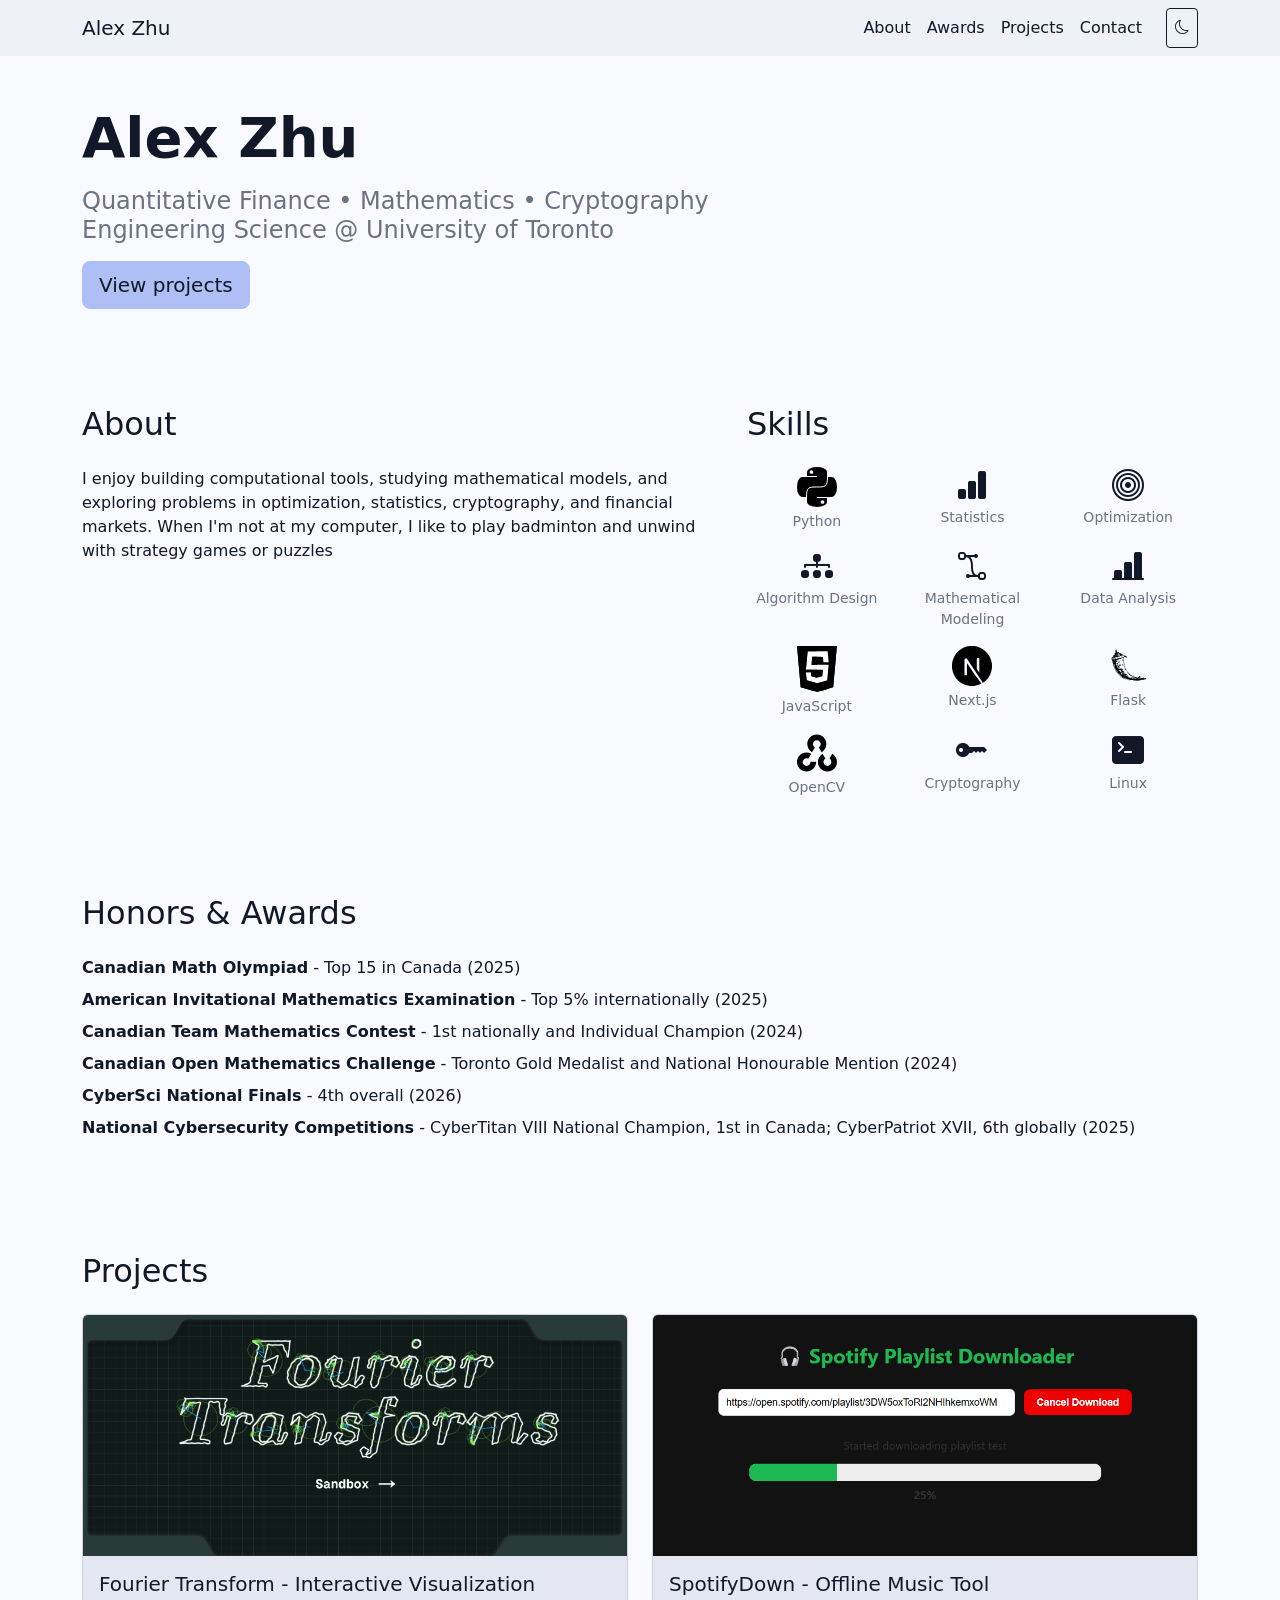
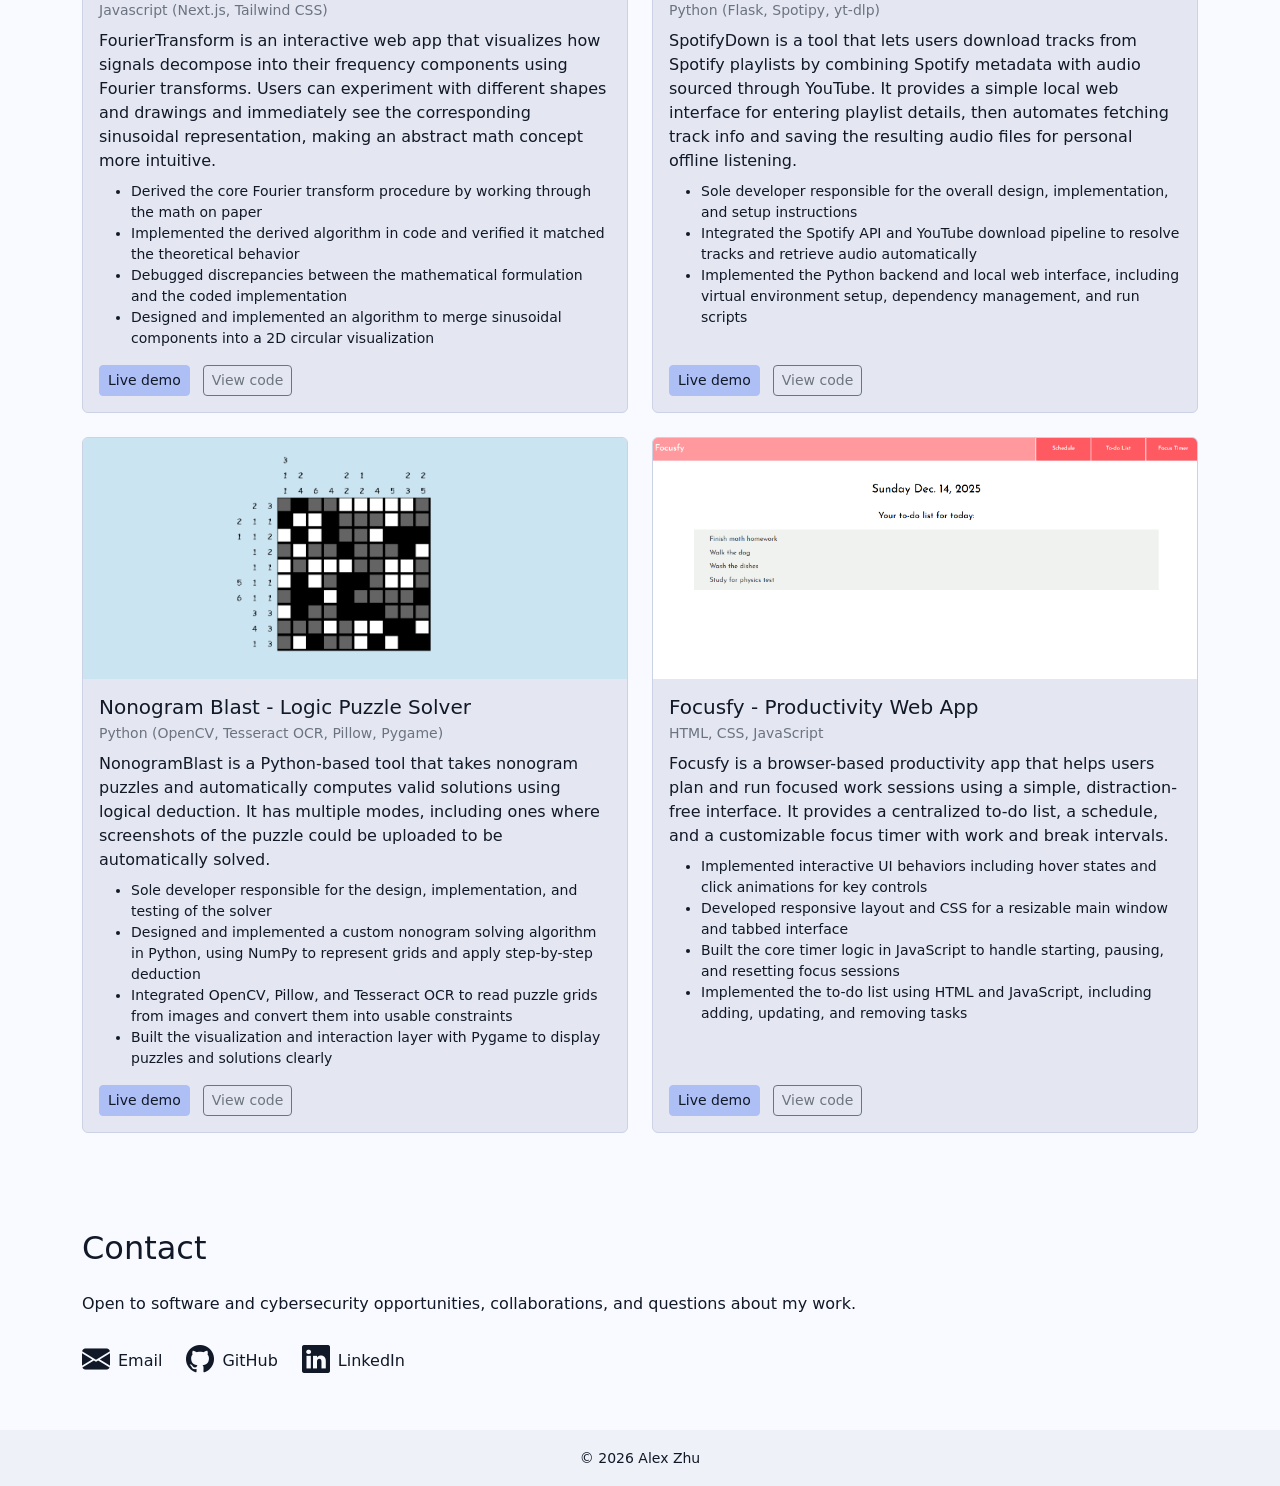
<file: index.html>
<!DOCTYPE html>
<html lang="en" data-theme="dark">


<head>
    <meta charset="UTF-8">
    <title>Alex Zhu | Portfolio</title>
    <meta name="viewport" content="width=device-width, initial-scale=1">

    <!-- Bootstrap CSS via CDN -->
    <link href="https://cdn.jsdelivr.net/npm/bootstrap@5.3.3/dist/css/bootstrap.min.css" rel="stylesheet"
        integrity="sha384-QWTKZyjpPEjISv5WaRU9OFeRpok6YctnYmDr5pNlyT2bRjXh0JMhjY6hW+ALEwIH" crossorigin="anonymous">
    <!-- Add this in your <head> if you haven't already -->
    <link rel="stylesheet" href="https://cdn.jsdelivr.net/npm/bootstrap-icons@1.11.3/font/bootstrap-icons.css">
    <link href="css/main.css" rel="stylesheet">
</head>

<body>

    <!-- Page structure -->
    <header>
        <!-- Responsive Bootstrap navbar -->
        <nav class="navbar navbar-expand-lg">
            <div class="container">
                <a class="navbar-brand nav-bar-item" href="#hero">Alex Zhu</a>

                <button class="navbar-toggler" type="button" data-bs-toggle="collapse" data-bs-target="#mainNavbar"
                    aria-controls="mainNavbar" aria-expanded="false" aria-label="Toggle navigation">
                    <span class="navbar-toggler-icon"></span>
                </button>

                <div class="collapse navbar-collapse" id="mainNavbar">
                    <ul class="navbar-nav ms-auto mb-2 mb-lg-0">
                        <li class="nav-item">
                            <a class="nav-link" href="#about">About</a>
                        </li>
                        <li class="nav-item">
                            <a class="nav-link" href="#awards">Awards</a>
                        </li>
                        <li class="nav-item">
                            <a class="nav-link" href="#projects">Projects</a>
                        </li>
                        <li class="nav-item">
                            <a class="nav-link" href="#contact">Contact</a>
                        </li>
                        <button id="theme-toggle" class="icon btn btn-sm ms-3" type="button">
                            <i class="bi bi-moon" id="theme-icon"></i>
                        </button>

                    </ul>
                </div>
            </div>
        </nav>
    </header>

    <main>
        <!-- Hero section -->
        <section id="hero" class="py-5">
            <div class="container">
                <div class="row align-items-center">
                    <div class="col-lg-8">
                        <h1 class="display-4 fw-bold mb-3">Alex Zhu</h1>

                        <!-- Subtitle block -->
                        <h2 class="h4 text-muted mb-3">
                            Quantitative Finance • Mathematics • Cryptography
<br>
                            Engineering Science @ University of Toronto
                        </h2>

                        <a href="#projects" class="btn btn-primary btn-lg">View projects</a>
                    </div>
                </div>
            </div>
        </section>
        <!-- About section (moved up) -->
        <section id="about" class="py-5">
            <div class="container">
                <div class="row">
                    <div class="col-lg-7">
                        <h2 class="mb-4">About</h2>
                        <p class="mb-3">
                            I enjoy building computational tools, studying mathematical models, and exploring problems in optimization, statistics, cryptography, and financial markets. When I'm not at my computer, I like to play badminton and unwind with strategy games or puzzles
                        </p>
                    </div>
                    <div class="col-lg-5">
                        <h2 class="mb-4">Skills</h2>
                        <div class="row row-cols-3 g-3">
                            <div class="col">
                                <div class="d-flex flex-column align-items-center">
                                    <img src="assets/logos/python-dark.svg" alt="Python"
                                            class="mb-1 skill-icon skill-icon-light" style="width:40px; height:auto;">
                                    <img src="assets/logos/python-light.svg" alt="Python"
                                            class="mb-1 skill-icon skill-icon-dark" style="width:40px; height:auto;">
                                    <span class="small text-muted">Python</span>
                                </div>
                            </div>

                            <div class="col">
                                <div class="d-flex flex-column align-items-center">
                                    <span class="skill-icon-container"><i class="bi bi-bar-chart-fill mb-1"
                                            style="font-size: 2rem;"></i></span>
                                    <span class="small text-muted">Statistics</span>
                                </div>
                            </div>

                            <div class="col">
                                <div class="d-flex flex-column align-items-center">
                                    <span class="skill-icon-container"><i class="bi bi-bullseye mb-1"
                                            style="font-size: 2rem;"></i></span>
                                    <span class="small text-muted">Optimization</span>
                                </div>
                            </div>

                            <div class="col">
                                <div class="d-flex flex-column align-items-center">
                                    <span class="skill-icon-container"><i class="bi bi-diagram-3-fill mb-1"
                                            style="font-size: 2rem;"></i></span>
                                    <span class="small text-muted">Algorithm Design</span>
                                </div>
                            </div>

                            <div class="col">
                                <div class="d-flex flex-column align-items-center">
                                    <span class="skill-icon-container"><i class="bi bi-bezier2 mb-1"
                                            style="font-size: 2rem;"></i></span>
                                    <span class="small text-muted">Mathematical Modeling</span>
                                </div>
                            </div>

                            <div class="col">
                                <div class="d-flex flex-column align-items-center">
                                    <span class="skill-icon-container"><i class="bi bi-bar-chart-line-fill mb-1"
                                            style="font-size: 2rem;"></i></span>
                                    <span class="small text-muted">Data Analysis</span>
                                </div>
                            </div>

                            <div class="col">
                                <div class="d-flex flex-column align-items-center">
                                    <img src="assets/logos/javascript-dark.svg" alt="JavaScript"
                                            class="mb-1 skill-icon skill-icon-light" style="width:40px; height:auto;">
                                    <img src="assets/logos/javascript-light.svg" alt="JavaScript"
                                            class="mb-1 skill-icon skill-icon-dark" style="width:40px; height:auto;">
                                    <span class="small text-muted">JavaScript</span>
                                </div>
                            </div>

                            <div class="col">
                                <div class="d-flex flex-column align-items-center">
                                    <img src="assets/logos/nextjs-dark.svg" alt="Next.js"
                                            class="mb-1 skill-icon skill-icon-light" style="width:40px; height:auto;">
                                    <img src="assets/logos/nextjs-light.svg" alt="Next.js"
                                            class="mb-1 skill-icon skill-icon-dark" style="width:40px; height:auto;">
                                    <span class="small text-muted">Next.js</span>
                                </div>
                            </div>

                            <div class="col">
                                <div class="d-flex flex-column align-items-center">
                                    <img src="assets/logos/flask-dark.svg" alt="Flask"
                                            class="mb-1 skill-icon skill-icon-light" style="width:40px; height:auto;">
                                    <img src="assets/logos/flask-light.svg" alt="Flask"
                                            class="mb-1 skill-icon skill-icon-dark" style="width:40px; height:auto;">
                                    <span class="small text-muted">Flask</span>
                                </div>
                            </div>

                            <div class="col">
                                <div class="d-flex flex-column align-items-center">
                                    <img src="assets/logos/opencv-dark.svg" alt="OpenCV"
                                            class="mb-1 skill-icon skill-icon-light" style="width:40px; height:auto;">
                                    <img src="assets/logos/opencv-light.svg" alt="OpenCV"
                                            class="mb-1 skill-icon skill-icon-dark" style="width:40px; height:auto;">
                                    <span class="small text-muted">OpenCV</span>
                                </div>
                            </div>

                            <div class="col">
                                <div class="d-flex flex-column align-items-center">
                                    <span class="skill-icon-container"><i class="bi bi-key-fill mb-1"
                                            style="font-size: 2rem;"></i></span>
                                    <span class="small text-muted">Cryptography</span>
                                </div>
                            </div>

                            <div class="col">
                                <div class="d-flex flex-column align-items-center">
                                    <span class="skill-icon-container"><i class="bi bi-terminal-fill mb-1"
                                            style="font-size: 2rem;"></i></span>
                                    <span class="small text-muted">Linux</span>
                                </div>
                            </div>
                        </div>
                    </div>
        </section>

        <!-- Awards section -->
        <section id="awards" class="py-5">
    <div class="container">
        <h2 class="mb-4">Honors & Awards</h2>

        <ul class="list-unstyled">
            <li class="mb-2">
                <strong>Canadian Math Olympiad</strong> - Top 15 in Canada (2025)
            </li>

            <li class="mb-2">
                <strong>American Invitational Mathematics Examination</strong> -
                Top 5% internationally (2025)
            </li>

            <li class="mb-2">
                <strong>Canadian Team Mathematics Contest</strong> -
                1st nationally and Individual Champion (2024)
            </li>

            <li class="mb-2">
                <strong>Canadian Open Mathematics Challenge</strong> -
                Toronto Gold Medalist and National Honourable Mention (2024)
            </li>

            <li class="mb-2">
                <strong>CyberSci National Finals</strong> -
                4th overall (2026)
            </li>

            <li class="mb-2">
                <strong>National Cybersecurity Competitions</strong> -
                CyberTitan VIII National Champion, 1st in Canada; CyberPatriot XVII,
                6th globally (2025)
            </li>
        </ul>
    </div>
</section>


        <!-- Projects section -->
        <section id="projects" class="py-5">
            <div class="container">
                <h2 class="mb-4">Projects</h2>

                <div class="row g-4">

                    <!-- Project 1 -->
                    <div class="col-md-6">
                        <article class="card h-100">
                            <img src="assets/projects/fourierTransforms.png" class="card-img-top"
                                alt="Fourier Transform Visualizer">
                            <div class="card-body d-flex flex-column">
                                <h3 class="h5 card-title mb-1">Fourier Transform - Interactive Visualization</h3>
                                <p class="text-muted small mb-2">Javascript (Next.js, Tailwind CSS)</p>

                                <p class="card-text mb-2 text-main">FourierTransform is an interactive web app that
                                    visualizes how
                                    signals decompose into their frequency components using Fourier transforms. Users
                                    can experiment with different shapes and drawings and immediately see the
                                    corresponding sinusoidal representation, making an abstract math concept more
                                    intuitive.</p>

                                <ul class="small mb-3 card-text">
                                    <li>Derived the core Fourier transform procedure by working through the math on
                                        paper</li>
                                    <li>Implemented the derived algorithm in code and verified it matched the
                                        theoretical behavior</li>
                                    <li>Debugged discrepancies between the mathematical formulation and the coded
                                        implementation</li>
                                    <li>Designed and implemented an algorithm to merge sinusoidal components into a 2D
                                        circular visualization</li>
                                </ul>

                                <div class="mt-auto">
                                    <a href="https://fouriertransform.vercel.app/" class="btn btn-primary btn-sm me-2"
                                        target="_blank">Live demo</a>
                                    <a href="https://github.com/4oeuhtns/fouriertransform"
                                        class="btn btn-outline-secondary btn-sm" target="_blank">View code</a>
                                </div>
                            </div>
                        </article>
                    </div>

                    <!-- Project 2 -->
                    <div class="col-md-6">
                        <article class="card h-100">
                            <img src="assets/projects/spotifyDown.png" class="card-img-top" alt="Offline Music Tool">
                            <div class="card-body d-flex flex-column">
                                <h3 class="h5 card-title mb-1">SpotifyDown - Offline Music Tool</h3>
                                <p class="text-muted small mb-2">Python (Flask, Spotipy, yt-dlp)</p>
                                <p class="card-text mb-2">SpotifyDown is a tool that lets users download tracks from
                                    Spotify playlists by combining Spotify metadata with audio sourced through YouTube.
                                    It provides a simple local web interface for entering playlist details, then
                                    automates fetching track info and saving the resulting audio files for personal
                                    offline listening.</p>
                                <ul class="small mb-3 card-text">
                                    <li>Sole developer responsible for the overall design, implementation, and setup
                                        instructions</li>
                                    <li>Integrated the Spotify API and YouTube download pipeline to resolve tracks and
                                        retrieve audio automatically</li>
                                    <li>Implemented the Python backend and local web interface, including virtual
                                        environment setup, dependency management, and run scripts</li>
                                </ul>
                                <div class="mt-auto">
                                    <a href="https://github.com/Buddhathe18th/SpotifyDown"
                                        class="btn btn-primary btn-sm me-2" target="_blank">Live demo</a>
                                    <a href="https://github.com/Buddhathe18th/SpotifyDown"
                                        class="btn btn-outline-secondary btn-sm" target="_blank">View code</a>
                                </div>
                            </div>
                        </article>
                    </div>

                    <!-- Project 3 -->
                    <div class="col-md-6">
                        <article class="card h-100">
                            <img src="assets/projects/nonogramBlast.png" class="card-img-top" alt="Logic Puzzle Solver">
                            <div class="card-body d-flex flex-column">
                                <h3 class="h5 card-title mb-1">Nonogram Blast - Logic Puzzle Solver</h3>
                                <p class="text-muted small mb-2">Python (OpenCV, Tesseract OCR, Pillow, Pygame)</p>
                                <p class="card-text mb-2">NonogramBlast is a Python-based tool that takes nonogram
                                    puzzles and automatically computes valid solutions using logical deduction. It has
                                    multiple modes, including ones where screenshots of the puzzle could be uploaded to
                                    be automatically solved.</p>
                                <ul class="small mb-3 card-text">
                                    <li>Sole developer responsible for the design, implementation, and testing of the
                                        solver</li>
                                    <li>Designed and implemented a custom nonogram solving algorithm in Python, using
                                        NumPy to represent grids and apply step-by-step deduction</li>
                                    <li>Integrated OpenCV, Pillow, and Tesseract OCR to read puzzle grids from images
                                        and convert them into usable constraints</li>
                                    <li>Built the visualization and interaction layer with Pygame to display puzzles and
                                        solutions clearly</li>
                                </ul>
                                <div class="mt-auto">
                                    <a href="https://github.com/Buddhathe18th/NonogramBlast"
                                        class="btn btn-primary btn-sm me-2" target="_blank">Live demo</a>
                                    <a href="https://github.com/Buddhathe18th/NonogramBlast"
                                        class="btn btn-outline-secondary btn-sm" target="_blank">View code</a>
                                </div>
                            </div>
                        </article>
                    </div>

                    <!-- Project 4 -->
                    <div class="col-md-6">
                        <article class="card h-100">
                            <img src="assets/projects/focusfy.png" class="card-img-top" alt="Productivity Web App">
                            <div class="card-body d-flex flex-column">
                                <h3 class="h5 card-title mb-1">Focusfy - Productivity Web App</h3>
                                <p class="text-muted small mb-2">HTML, CSS, JavaScript</p>
                                <p class="card-text mb-2">Focusfy is a browser-based productivity app that helps users
                                    plan and run focused work sessions using a simple, distraction-free interface. It
                                    provides a centralized to-do list, a schedule, and a customizable focus timer with
                                    work and break intervals.</p>
                                <ul class="small mb-3 card-text">
                                    <li>Implemented interactive UI behaviors including hover states and click animations
                                        for key controls</li>
                                    <li>Developed responsive layout and CSS for a resizable main window and tabbed
                                        interface</li>
                                    <li>Built the core timer logic in JavaScript to handle starting, pausing, and
                                        resetting focus sessions</li>
                                    <li>Implemented the to-do list using HTML and JavaScript, including adding,
                                        updating, and removing tasks</li>
                                </ul>
                                <div class="mt-auto">
                                    <a href="https://focusfy.vercel.app/" class="btn btn-primary btn-sm me-2"
                                        target="_blank">Live demo</a>
                                    <a href="https://github.com/Buddhathe18th/Focusfy"
                                        class="btn btn-outline-secondary btn-sm" target="_blank">View code</a>
                                </div>
                            </div>
                        </article>
                    </div>

                </div>
            </div>
        </section>

        <!-- Contact section -->
        <section id="contact" class="py-5">
            <div class="container">
                <h2 class="mb-4">Contact</h2>
                <p class="mb-4">
                    Open to software and cybersecurity opportunities, collaborations, and questions about my work.
                </p>

                <!-- Icon row -->
                <div class="d-flex flex-wrap gap-4 align-items-center">

                    <a href="mailto:alexyifanzhu@gmail.com"
                        class="icon text-decoration-none text-body d-flex align-items-center">
                        <i class="bi bi-envelope-fill me-2 fs-3"></i>
                        <span class="contact">Email</span>
                    </a>

                    <a href="https://github.com/Buddhathe18th" target="_blank" rel="noopener noreferrer"
                        class="icon text-decoration-none text-body d-flex align-items-center">
                        <i class="bi bi-github me-2 fs-3"></i>
                        <span class="contact">GitHub</span>
                    </a>

                    <a href="https://www.linkedin.com/in/alex-zhu-389058185/" target="_blank" rel="noopener noreferrer"
                        class="icon text-decoration-none text-body d-flex align-items-center">
                        <i class="bi bi-linkedin me-2 fs-3"></i>
                        <span class="contact">LinkedIn</span>
                    </a>

                </div>
            </div>
        </section>


    </main>


    <footer class="py-3 bg-dark text-light">
        <div class="container text-center">
            <small class="contact">&copy; <span id="year"></span> Alex Zhu</small>
        </div>
    </footer>

    <!-- Bootstrap JS bundle via CDN -->
    <script src="https://cdn.jsdelivr.net/npm/bootstrap@5.3.3/dist/js/bootstrap.bundle.min.js"
        integrity="sha384-YvpcrYf0tY3lHB60NNkmXc5s9fDVZLESaAA55NDzOxhy9GkcIdslK1eN7N6jIeHz"
        crossorigin="anonymous"></script>
</body>
<script src="js/main.js"></script>

</html>
</file>
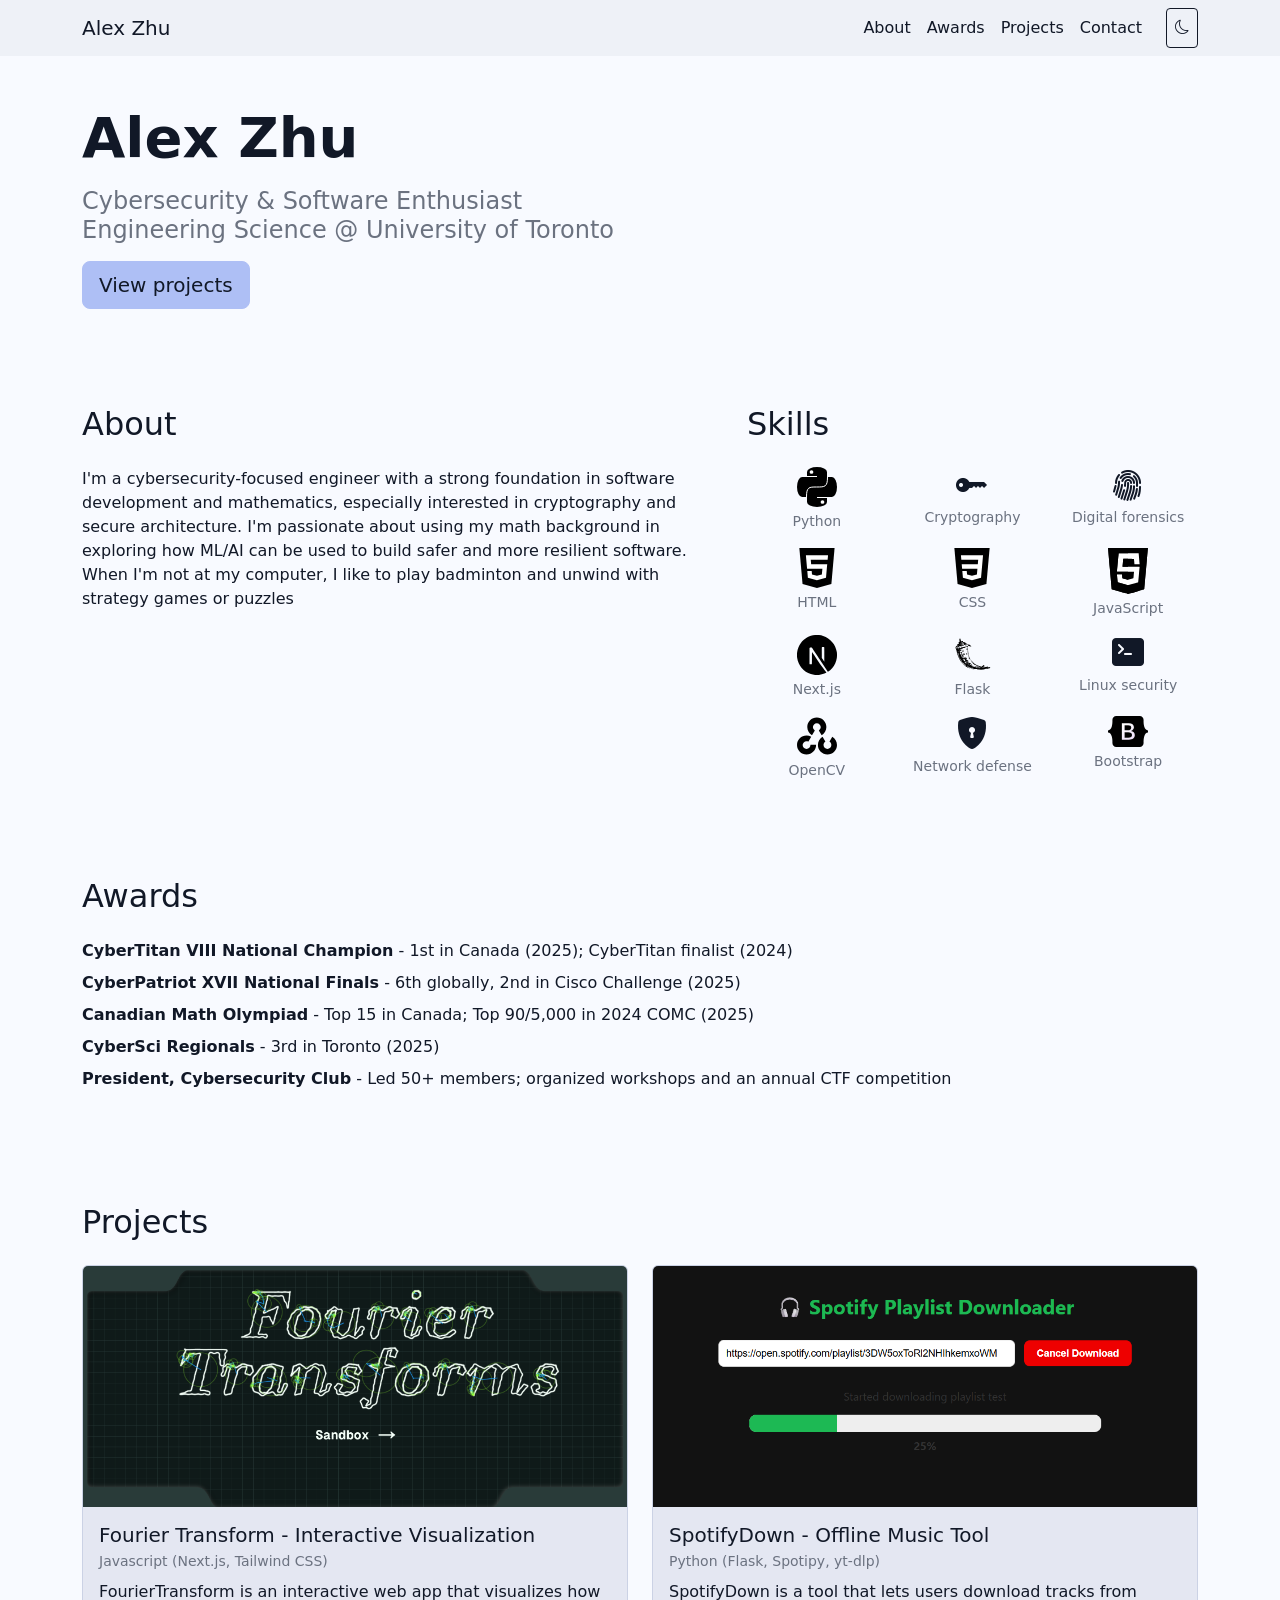
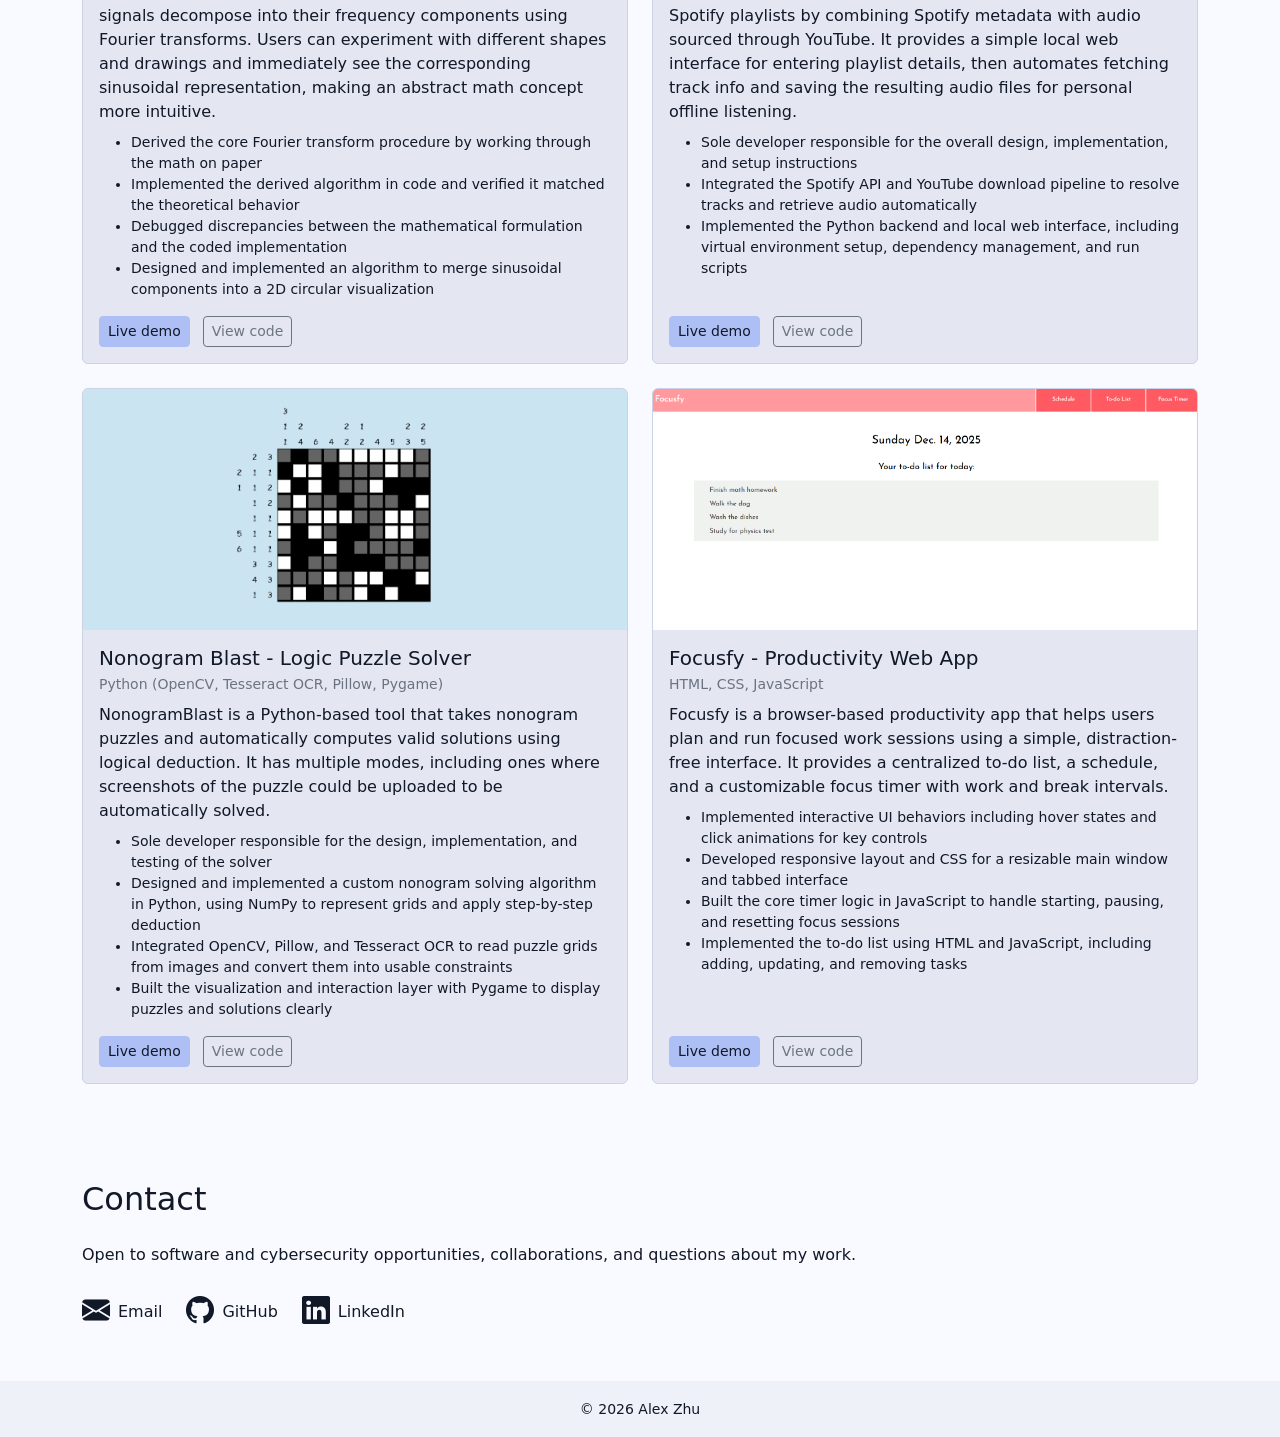
<file: old-portfolio/index.html>
<!DOCTYPE html>
<html lang="en" data-theme="dark">


<head>
    <meta charset="UTF-8">
    <title>Alex Zhu | Portfolio</title>
    <meta name="viewport" content="width=device-width, initial-scale=1">

    <!-- Bootstrap CSS via CDN -->
    <link href="https://cdn.jsdelivr.net/npm/bootstrap@5.3.3/dist/css/bootstrap.min.css" rel="stylesheet"
        integrity="sha384-QWTKZyjpPEjISv5WaRU9OFeRpok6YctnYmDr5pNlyT2bRjXh0JMhjY6hW+ALEwIH" crossorigin="anonymous">
    <!-- Add this in your <head> if you haven't already -->
    <link rel="stylesheet" href="https://cdn.jsdelivr.net/npm/bootstrap-icons@1.11.3/font/bootstrap-icons.css">
    <link href="css/main.css" rel="stylesheet">
</head>

<body>

    <!-- Page structure -->
    <header>
        <!-- Responsive Bootstrap navbar -->
        <nav class="navbar navbar-expand-lg">
            <div class="container">
                <a class="navbar-brand nav-bar-item" href="#hero">Alex Zhu</a>

                <button class="navbar-toggler" type="button" data-bs-toggle="collapse" data-bs-target="#mainNavbar"
                    aria-controls="mainNavbar" aria-expanded="false" aria-label="Toggle navigation">
                    <span class="navbar-toggler-icon"></span>
                </button>

                <div class="collapse navbar-collapse" id="mainNavbar">
                    <ul class="navbar-nav ms-auto mb-2 mb-lg-0">
                        <li class="nav-item">
                            <a class="nav-link" href="#about">About</a>
                        </li>
                        <li class="nav-item">
                            <a class="nav-link" href="#awards">Awards</a>
                        </li>
                        <li class="nav-item">
                            <a class="nav-link" href="#projects">Projects</a>
                        </li>
                        <li class="nav-item">
                            <a class="nav-link" href="#contact">Contact</a>
                        </li>
                        <button id="theme-toggle" class="icon btn btn-sm ms-3" type="button">
                            <i class="bi bi-moon" id="theme-icon"></i>
                        </button>

                    </ul>
                </div>
            </div>
        </nav>
    </header>

    <main>
        <!-- Hero section -->
        <section id="hero" class="py-5">
            <div class="container">
                <div class="row align-items-center">
                    <div class="col-lg-8">
                        <h1 class="display-4 fw-bold mb-3">Alex Zhu</h1>

                        <!-- Subtitle block -->
                        <h2 class="h4 text-muted mb-3">
                            Cybersecurity &amp; Software Enthusiast<br>
                            Engineering Science @ University of Toronto
                        </h2>

                        <a href="#projects" class="btn btn-primary btn-lg">View projects</a>
                    </div>
                </div>
            </div>
        </section>
        <!-- About section (moved up) -->
        <section id="about" class="py-5">
            <div class="container">
                <div class="row">
                    <div class="col-lg-7">
                        <h2 class="mb-4">About</h2>
                        <p class="mb-3">
                            I'm a cybersecurity-focused engineer with a strong foundation in software
                            development and mathematics, especially interested in cryptography and secure architecture.
                            I'm passionate about using my math background in exploring how ML/AI can be used to
                            build safer and more
                            resilient software. When I'm not at my computer, I like to play badminton and unwind with
                            strategy games or puzzles
                        </p>
                    </div>
                    <div class="col-lg-5">
                        <h2 class="mb-4">Skills</h2>
                        <div class="row row-cols-3 g-3">
                            <!-- Python -->
                            <div class="col">
                                <div class="d-flex flex-column align-items-center">
                                    <!-- Light theme icon -->
                                    <img src="assets/logos/python-dark.svg" alt="Python"
                                        class="mb-1 skill-icon skill-icon-light" style="width:40px; height:auto;">
                                    <!-- Dark theme icon -->
                                    <img src="assets/logos/python-light.svg" alt="Python"
                                        class="mb-1 skill-icon skill-icon-dark" style="width:40px; height:auto;">
                                    <span class="small text-muted">Python</span>
                                </div>
                            </div>

                            <!-- Cryptography -->
                            <div class="col">
                                <div class="d-flex flex-column align-items-center">
                                    <span class="skill-icon-container"><i class="bi bi-key-fill mb-1"
                                            style="font-size: 2rem;"></i></span>
                                    <span class="small text-muted">Cryptography</span>
                                </div>
                            </div>

                            <!-- Digital forensics -->
                            <div class="col">
                                <div class="d-flex flex-column align-items-center">
                                    <span class="skill-icon-container"><i class="bi bi-fingerprint mb-1"
                                            style="font-size: 2rem;"></i></span>
                                    <span class="small text-muted">Digital forensics</span>
                                </div>
                            </div>

                            <!-- HTML -->
                            <div class="col">
                                <div class="d-flex flex-column align-items-center">
                                    <!-- Light theme icon -->
                                    <img src="assets/logos/html-dark.svg" alt="HTML"
                                        class="mb-1 skill-icon skill-icon-light" style="width:40px; height:auto;">
                                    <!-- Dark theme icon -->
                                    <img src="assets/logos/html-light.svg" alt="HTML"
                                        class="mb-1 skill-icon skill-icon-dark" style="width:40px; height:auto;">
                                    <span class="small text-muted">HTML</span>
                                </div>
                            </div>

                            <!-- CSS -->
                            <div class="col">
                                <div class="d-flex flex-column align-items-center">
                                    <!-- Light theme icon -->
                                    <img src="assets/logos/css-dark.svg" alt="CSS"
                                        class="mb-1 skill-icon skill-icon-light" style="width:40px; height:auto;">
                                    <!-- Dark theme icon -->
                                    <img src="assets/logos/css-light.svg" alt="CSS"
                                        class="mb-1 skill-icon skill-icon-dark" style="width:40px; height:auto;">
                                    <span class="small text-muted">CSS</span>
                                </div>
                            </div>

                            <!-- Javascript -->
                            <div class="col">
                                <div class="d-flex flex-column align-items-center">
                                    <!-- Light theme icon -->
                                    <img src="assets/logos/javascript-dark.svg" alt="JavaScript"
                                        class="mb-1 skill-icon skill-icon-light" style="width:40px; height:auto;">
                                    <!-- Dark theme icon -->
                                    <img src="assets/logos/javascript-light.svg" alt="JavaScript"
                                        class="mb-1 skill-icon skill-icon-dark" style="width:40px; height:auto;">
                                    <span class="small text-muted">JavaScript</span>
                                </div>
                            </div>

                            <!-- Nextjs -->
                            <div class="col">
                                <div class="d-flex flex-column align-items-center">
                                    <!-- Light theme icon -->
                                    <img src="assets/logos/nextjs-dark.svg" alt="Next.js"
                                        class="mb-1 skill-icon skill-icon-light" style="width:40px; height:auto;">
                                    <!-- Dark theme icon -->
                                    <img src="assets/logos/nextjs-light.svg" alt="Next.js"
                                        class="mb-1 skill-icon skill-icon-dark" style="width:40px; height:auto;">
                                    <span class="small text-muted">Next.js</span>
                                </div>
                            </div>

                            <!-- Flask -->
                            <div class="col">
                                <div class="d-flex flex-column align-items-center">
                                    <!-- Light theme icon -->
                                    <img src="assets/logos/flask-dark.svg" alt="Flask"
                                        class="mb-1 skill-icon skill-icon-light" style="width:40px; height:auto;">
                                    <!-- Dark theme icon -->
                                    <img src="assets/logos/flask-light.svg" alt="Flask"
                                        class="mb-1 skill-icon skill-icon-dark" style="width:40px; height:auto;">
                                    <span class="small text-muted">Flask</span>
                                </div>
                            </div>

                            <!-- Linux -->
                            <div class="col">
                                <div class="d-flex flex-column align-items-center">
                                    <span class="skill-icon-container"><i class="bi bi-terminal-fill mb-1"
                                            style="font-size: 2rem;"></i></span>
                                    <span class="small text-muted">Linux security</span>

                                </div>
                            </div>

                            <!-- OpenCV -->
                            <div class="col">
                                <div class="d-flex flex-column align-items-center">
                                    <!-- Light theme icon -->
                                    <img src="assets/logos/opencv-dark.svg" alt="OpenCV"
                                        class="mb-1 skill-icon skill-icon-light" style="width:40px; height:auto;">
                                    <!-- Dark theme icon -->
                                    <img src="assets/logos/opencv-light.svg" alt="OpenCV"
                                        class="mb-1 skill-icon skill-icon-dark" style="width:40px; height:auto;">
                                    <span class="small text-muted">OpenCV</span>
                                </div>
                            </div>

                            <!-- Network defense -->
                            <div class="col">
                                <div class="d-flex flex-column align-items-center">
                                    <span class="skill-icon-container"><i class="bi bi-shield-lock-fill mb-1"
                                            style="font-size: 2rem;"></i></span>
                                    <span class="small text-muted">Network defense</span>
                                </div>
                            </div>

                            <!-- Bootstrap -->
                            <div class="col">
                                <div class="d-flex flex-column align-items-center">
                                    <!-- Light theme icon -->
                                    <img src="assets/logos/bootstrap-dark.svg" alt="Bootstrap"
                                        class="mb-1 skill-icon skill-icon-light" style="width:40px; height:auto;">
                                    <!-- Dark theme icon -->
                                    <img src="assets/logos/bootstrap-light.svg" alt="Bootstrap"
                                        class="mb-1 skill-icon skill-icon-dark" style="width:40px; height:auto;">
                                    <span class="small text-muted">Bootstrap</span>
                                </div>
                            </div>
                        </div>
                    </div>
        </section>

        <!-- Awards section -->
        <section id="awards" class="py-5">
            <div class="container">
                <h2 class="mb-4">Awards</h2>

                <ul class="list-unstyled">
                    <li class="mb-2">
                        <strong>CyberTitan VIII National Champion</strong> - 1st in Canada (2025); CyberTitan finalist
                        (2024)
                    </li>
                    <li class="mb-2">
                        <strong>CyberPatriot XVII National Finals</strong> - 6th globally, 2nd in Cisco Challenge (2025)
                    </li>
                    <li class="mb-2">
                        <strong>Canadian Math Olympiad</strong> - Top 15 in Canada; Top 90/5,000 in 2024 COMC (2025)
                    </li>
                    <li class="mb-2">
                        <strong>CyberSci Regionals</strong> - 3rd in Toronto (2025)
                    </li>
                    <li class="mb-2">
                        <strong>President, Cybersecurity Club</strong> - Led 50+ members; organized workshops and an
                        annual CTF competition
                    </li>
                </ul>
            </div>
        </section>


        <!-- Projects section -->
        <section id="projects" class="py-5">
            <div class="container">
                <h2 class="mb-4">Projects</h2>

                <div class="row g-4">

                    <!-- Project 1 -->
                    <div class="col-md-6">
                        <article class="card h-100">
                            <img src="assets/projects/fourierTransforms.png" class="card-img-top"
                                alt="Fourier Transform Visualizer">
                            <div class="card-body d-flex flex-column">
                                <h3 class="h5 card-title mb-1">Fourier Transform - Interactive Visualization</h3>
                                <p class="text-muted small mb-2">Javascript (Next.js, Tailwind CSS)</p>

                                <p class="card-text mb-2 text-main">FourierTransform is an interactive web app that
                                    visualizes how
                                    signals decompose into their frequency components using Fourier transforms. Users
                                    can experiment with different shapes and drawings and immediately see the
                                    corresponding sinusoidal representation, making an abstract math concept more
                                    intuitive.</p>

                                <ul class="small mb-3 card-text">
                                    <li>Derived the core Fourier transform procedure by working through the math on
                                        paper</li>
                                    <li>Implemented the derived algorithm in code and verified it matched the
                                        theoretical behavior</li>
                                    <li>Debugged discrepancies between the mathematical formulation and the coded
                                        implementation</li>
                                    <li>Designed and implemented an algorithm to merge sinusoidal components into a 2D
                                        circular visualization</li>
                                </ul>

                                <div class="mt-auto">
                                    <a href="https://fouriertransform.vercel.app/" class="btn btn-primary btn-sm me-2"
                                        target="_blank">Live demo</a>
                                    <a href="https://github.com/4oeuhtns/fouriertransform"
                                        class="btn btn-outline-secondary btn-sm" target="_blank">View code</a>
                                </div>
                            </div>
                        </article>
                    </div>

                    <!-- Project 2 -->
                    <div class="col-md-6">
                        <article class="card h-100">
                            <img src="assets/projects/spotifyDown.png" class="card-img-top" alt="Offline Music Tool">
                            <div class="card-body d-flex flex-column">
                                <h3 class="h5 card-title mb-1">SpotifyDown - Offline Music Tool</h3>
                                <p class="text-muted small mb-2">Python (Flask, Spotipy, yt-dlp)</p>
                                <p class="card-text mb-2">SpotifyDown is a tool that lets users download tracks from
                                    Spotify playlists by combining Spotify metadata with audio sourced through YouTube.
                                    It provides a simple local web interface for entering playlist details, then
                                    automates fetching track info and saving the resulting audio files for personal
                                    offline listening.</p>
                                <ul class="small mb-3 card-text">
                                    <li>Sole developer responsible for the overall design, implementation, and setup
                                        instructions</li>
                                    <li>Integrated the Spotify API and YouTube download pipeline to resolve tracks and
                                        retrieve audio automatically</li>
                                    <li>Implemented the Python backend and local web interface, including virtual
                                        environment setup, dependency management, and run scripts</li>
                                </ul>
                                <div class="mt-auto">
                                    <a href="https://github.com/Buddhathe18th/SpotifyDown"
                                        class="btn btn-primary btn-sm me-2" target="_blank">Live demo</a>
                                    <a href="https://github.com/Buddhathe18th/SpotifyDown"
                                        class="btn btn-outline-secondary btn-sm" target="_blank">View code</a>
                                </div>
                            </div>
                        </article>
                    </div>

                    <!-- Project 3 -->
                    <div class="col-md-6">
                        <article class="card h-100">
                            <img src="assets/projects/nonogramBlast.png" class="card-img-top" alt="Logic Puzzle Solver">
                            <div class="card-body d-flex flex-column">
                                <h3 class="h5 card-title mb-1">Nonogram Blast - Logic Puzzle Solver</h3>
                                <p class="text-muted small mb-2">Python (OpenCV, Tesseract OCR, Pillow, Pygame)</p>
                                <p class="card-text mb-2">NonogramBlast is a Python-based tool that takes nonogram
                                    puzzles and automatically computes valid solutions using logical deduction. It has
                                    multiple modes, including ones where screenshots of the puzzle could be uploaded to
                                    be automatically solved.</p>
                                <ul class="small mb-3 card-text">
                                    <li>Sole developer responsible for the design, implementation, and testing of the
                                        solver</li>
                                    <li>Designed and implemented a custom nonogram solving algorithm in Python, using
                                        NumPy to represent grids and apply step-by-step deduction</li>
                                    <li>Integrated OpenCV, Pillow, and Tesseract OCR to read puzzle grids from images
                                        and convert them into usable constraints</li>
                                    <li>Built the visualization and interaction layer with Pygame to display puzzles and
                                        solutions clearly</li>
                                </ul>
                                <div class="mt-auto">
                                    <a href="https://github.com/Buddhathe18th/NonogramBlast"
                                        class="btn btn-primary btn-sm me-2" target="_blank">Live demo</a>
                                    <a href="https://github.com/Buddhathe18th/NonogramBlast"
                                        class="btn btn-outline-secondary btn-sm" target="_blank">View code</a>
                                </div>
                            </div>
                        </article>
                    </div>

                    <!-- Project 4 -->
                    <div class="col-md-6">
                        <article class="card h-100">
                            <img src="assets/projects/focusfy.png" class="card-img-top" alt="Productivity Web App">
                            <div class="card-body d-flex flex-column">
                                <h3 class="h5 card-title mb-1">Focusfy - Productivity Web App</h3>
                                <p class="text-muted small mb-2">HTML, CSS, JavaScript</p>
                                <p class="card-text mb-2">Focusfy is a browser-based productivity app that helps users
                                    plan and run focused work sessions using a simple, distraction-free interface. It
                                    provides a centralized to-do list, a schedule, and a customizable focus timer with
                                    work and break intervals.</p>
                                <ul class="small mb-3 card-text">
                                    <li>Implemented interactive UI behaviors including hover states and click animations
                                        for key controls</li>
                                    <li>Developed responsive layout and CSS for a resizable main window and tabbed
                                        interface</li>
                                    <li>Built the core timer logic in JavaScript to handle starting, pausing, and
                                        resetting focus sessions</li>
                                    <li>Implemented the to-do list using HTML and JavaScript, including adding,
                                        updating, and removing tasks</li>
                                </ul>
                                <div class="mt-auto">
                                    <a href="https://focusfy.vercel.app/" class="btn btn-primary btn-sm me-2"
                                        target="_blank">Live demo</a>
                                    <a href="https://github.com/Buddhathe18th/Focusfy"
                                        class="btn btn-outline-secondary btn-sm" target="_blank">View code</a>
                                </div>
                            </div>
                        </article>
                    </div>

                </div>
            </div>
        </section>

        <!-- Contact section -->
        <section id="contact" class="py-5">
            <div class="container">
                <h2 class="mb-4">Contact</h2>
                <p class="mb-4">
                    Open to software and cybersecurity opportunities, collaborations, and questions about my work.
                </p>

                <!-- Icon row -->
                <div class="d-flex flex-wrap gap-4 align-items-center">

                    <a href="mailto:alexyifanzhu@gmail.com"
                        class="icon text-decoration-none text-body d-flex align-items-center">
                        <i class="bi bi-envelope-fill me-2 fs-3"></i>
                        <span class="contact">Email</span>
                    </a>

                    <a href="https://github.com/Buddhathe18th" target="_blank" rel="noopener noreferrer"
                        class="icon text-decoration-none text-body d-flex align-items-center">
                        <i class="bi bi-github me-2 fs-3"></i>
                        <span class="contact">GitHub</span>
                    </a>

                    <a href="https://www.linkedin.com/in/alex-zhu-389058185/" target="_blank" rel="noopener noreferrer"
                        class="icon text-decoration-none text-body d-flex align-items-center">
                        <i class="bi bi-linkedin me-2 fs-3"></i>
                        <span class="contact">LinkedIn</span>
                    </a>

                </div>
            </div>
        </section>


    </main>


    <footer class="py-3 bg-dark text-light">
        <div class="container text-center">
            <small class="contact">&copy; <span id="year"></span> Alex Zhu</small>
        </div>
    </footer>

    <!-- Bootstrap JS bundle via CDN -->
    <script src="https://cdn.jsdelivr.net/npm/bootstrap@5.3.3/dist/js/bootstrap.bundle.min.js"
        integrity="sha384-YvpcrYf0tY3lHB60NNkmXc5s9fDVZLESaAA55NDzOxhy9GkcIdslK1eN7N6jIeHz"
        crossorigin="anonymous"></script>
</body>
<script src="js/main.js"></script>

</html>
</file>
<file: css/main.css>
/* Light theme */
/*https://coolors.co/f4f4f7-ffffff-f9c9b8-aec4ff-96b0f2-111827-6b7280-e5e7eb-6b7280*/
:root {
    --bg-body: #EEF1F7;
    --bg-section: #F8FAFF;
    --text-main: #111827;
    --text-muted: #6b7280;

    --primary: #AEBFF5;
    --primary-hover: #93A6EB;

    --accent-warm: #F4BFAE;
    --accent-soft: #E7E0FF;

    --card-bg: #E4E7F2;
    --card-alt-bg: #F3E9FF;

    --border-subtle: #CBD2E5;
    --border-strong: #9CA3C7;

    --nav-bg: #FFFFFF;
    --nav-border: #E5E7EB;
}


/* Dark theme */
/*https://coolors.co/050712-0c1020-6e84bb-5f6e9b-c17b6e-e5e7eb-9ca3af-1f2933-9ca3af*/
:root[data-theme="dark"] {
    --bg-body: #050712;
    --bg-section: #0c1020;
    --text-main: #e5e7eb;
    --text-muted: #9ca3af;

    --primary: #6E84BB;
    --primary-hover: #5F6E9B;
    --accent-warm: #C17B6E;

    --card-bg: #1f2933;
    --border-subtle: #9ca3af;
}


.bg-light {
    background-color: var(--bg-section) !important;
}

.bg-dark {
    background-color: var(--bg-body) !important;
}


/* Use tokens throughout */
body {
    background-color: var(--bg-body);
    color: var(--text-main);
}

section {
    background-color: var(--bg-section);
}

.card {
    background-color: var(--card-bg);
    border-color: var(--border-subtle);
}

.card-title {
    color: var(--text-main)
}

.card-text {
    color: var(--text-main)
}

.text-muted {
    color: var(--text-muted) !important;
}

.btn-primary {
    background-color: var(--primary);
    border-color: var(--primary);
    color: var(--text-main);
}

.btn-primary:hover {
    background-color: var(--primary-hover);
    border-color: var(--primary-hover);
}

a {
    color: var(--text-main);
}

a:hover {
    color: var(--accent-warm);
}

.navbar {
    background-color: var(--bg-body);
    color: var(--text-main) !important;
    position: sticky !important;
}

.nav-bar-item {
    color: var(--text-main) !important;
}

.nav-link {
    color: var(--text-main) !important;
}



/* Light mode: dark outline */
.icon {
    border-width: 1px !important;
    color: var(--text-main) !important;
    border-color: var(--text-main);
    background-color: transparent;
}


.contact {
    color: var(--text-main);
}

/* Default: light theme */
.skill-icon-dark {
  display: none;
}

/* When dark theme is active */
:root[data-theme="dark"] .skill-icon-light {
  display: none;
}
:root[data-theme="dark"] .skill-icon-dark {
  display: inline-block;
}

.skill-icon-container {
  width: 40px;
  height: 40px;
  display: inline-flex;
  align-items: center;   /* vertically center */
  justify-content: center;
}

/* Make <i> icons behave like SVGs */
.skill-icon-container i {
  font-size: 32px;       /* adjust as needed */
  line-height: 1;
}

#about .d-flex.flex-column.align-items-center {
  text-align: center;
}
</file>
<file: old-portfolio/css/main.css>
/* Light theme */
/*https://coolors.co/f4f4f7-ffffff-f9c9b8-aec4ff-96b0f2-111827-6b7280-e5e7eb-6b7280*/
:root {
    --bg-body: #EEF1F7;
    --bg-section: #F8FAFF;
    --text-main: #111827;
    --text-muted: #6b7280;

    --primary: #AEBFF5;
    --primary-hover: #93A6EB;

    --accent-warm: #F4BFAE;
    --accent-soft: #E7E0FF;

    --card-bg: #E4E7F2;
    --card-alt-bg: #F3E9FF;

    --border-subtle: #CBD2E5;
    --border-strong: #9CA3C7;

    --nav-bg: #FFFFFF;
    --nav-border: #E5E7EB;
}


/* Dark theme */
/*https://coolors.co/050712-0c1020-6e84bb-5f6e9b-c17b6e-e5e7eb-9ca3af-1f2933-9ca3af*/
:root[data-theme="dark"] {
    --bg-body: #050712;
    --bg-section: #0c1020;
    --text-main: #e5e7eb;
    --text-muted: #9ca3af;

    --primary: #6E84BB;
    --primary-hover: #5F6E9B;
    --accent-warm: #C17B6E;

    --card-bg: #1f2933;
    --border-subtle: #9ca3af;
}


.bg-light {
    background-color: var(--bg-section) !important;
}

.bg-dark {
    background-color: var(--bg-body) !important;
}


/* Use tokens throughout */
body {
    background-color: var(--bg-body);
    color: var(--text-main);
}

section {
    background-color: var(--bg-section);
}

.card {
    background-color: var(--card-bg);
    border-color: var(--border-subtle);
}

.card-title {
    color: var(--text-main)
}

.card-text {
    color: var(--text-main)
}

.text-muted {
    color: var(--text-muted) !important;
}

.btn-primary {
    background-color: var(--primary);
    border-color: var(--primary);
    color: var(--text-main);
}

.btn-primary:hover {
    background-color: var(--primary-hover);
    border-color: var(--primary-hover);
}

a {
    color: var(--text-main);
}

a:hover {
    color: var(--accent-warm);
}

.navbar {
    background-color: var(--bg-body);
    color: var(--text-main) !important;
    position: sticky !important;
}

.nav-bar-item {
    color: var(--text-main) !important;
}

.nav-link {
    color: var(--text-main) !important;
}



/* Light mode: dark outline */
.icon {
    border-width: 1px !important;
    color: var(--text-main) !important;
    border-color: var(--text-main);
    background-color: transparent;
}


.contact {
    color: var(--text-main);
}

/* Default: light theme */
.skill-icon-dark {
  display: none;
}

/* When dark theme is active */
:root[data-theme="dark"] .skill-icon-light {
  display: none;
}
:root[data-theme="dark"] .skill-icon-dark {
  display: inline-block;
}

.skill-icon-container {
  width: 40px;
  height: 40px;
  display: inline-flex;
  align-items: center;   /* vertically center */
  justify-content: center;
}

/* Make <i> icons behave like SVGs */
.skill-icon-container i {
  font-size: 32px;       /* adjust as needed */
  line-height: 1;
}
</file>
